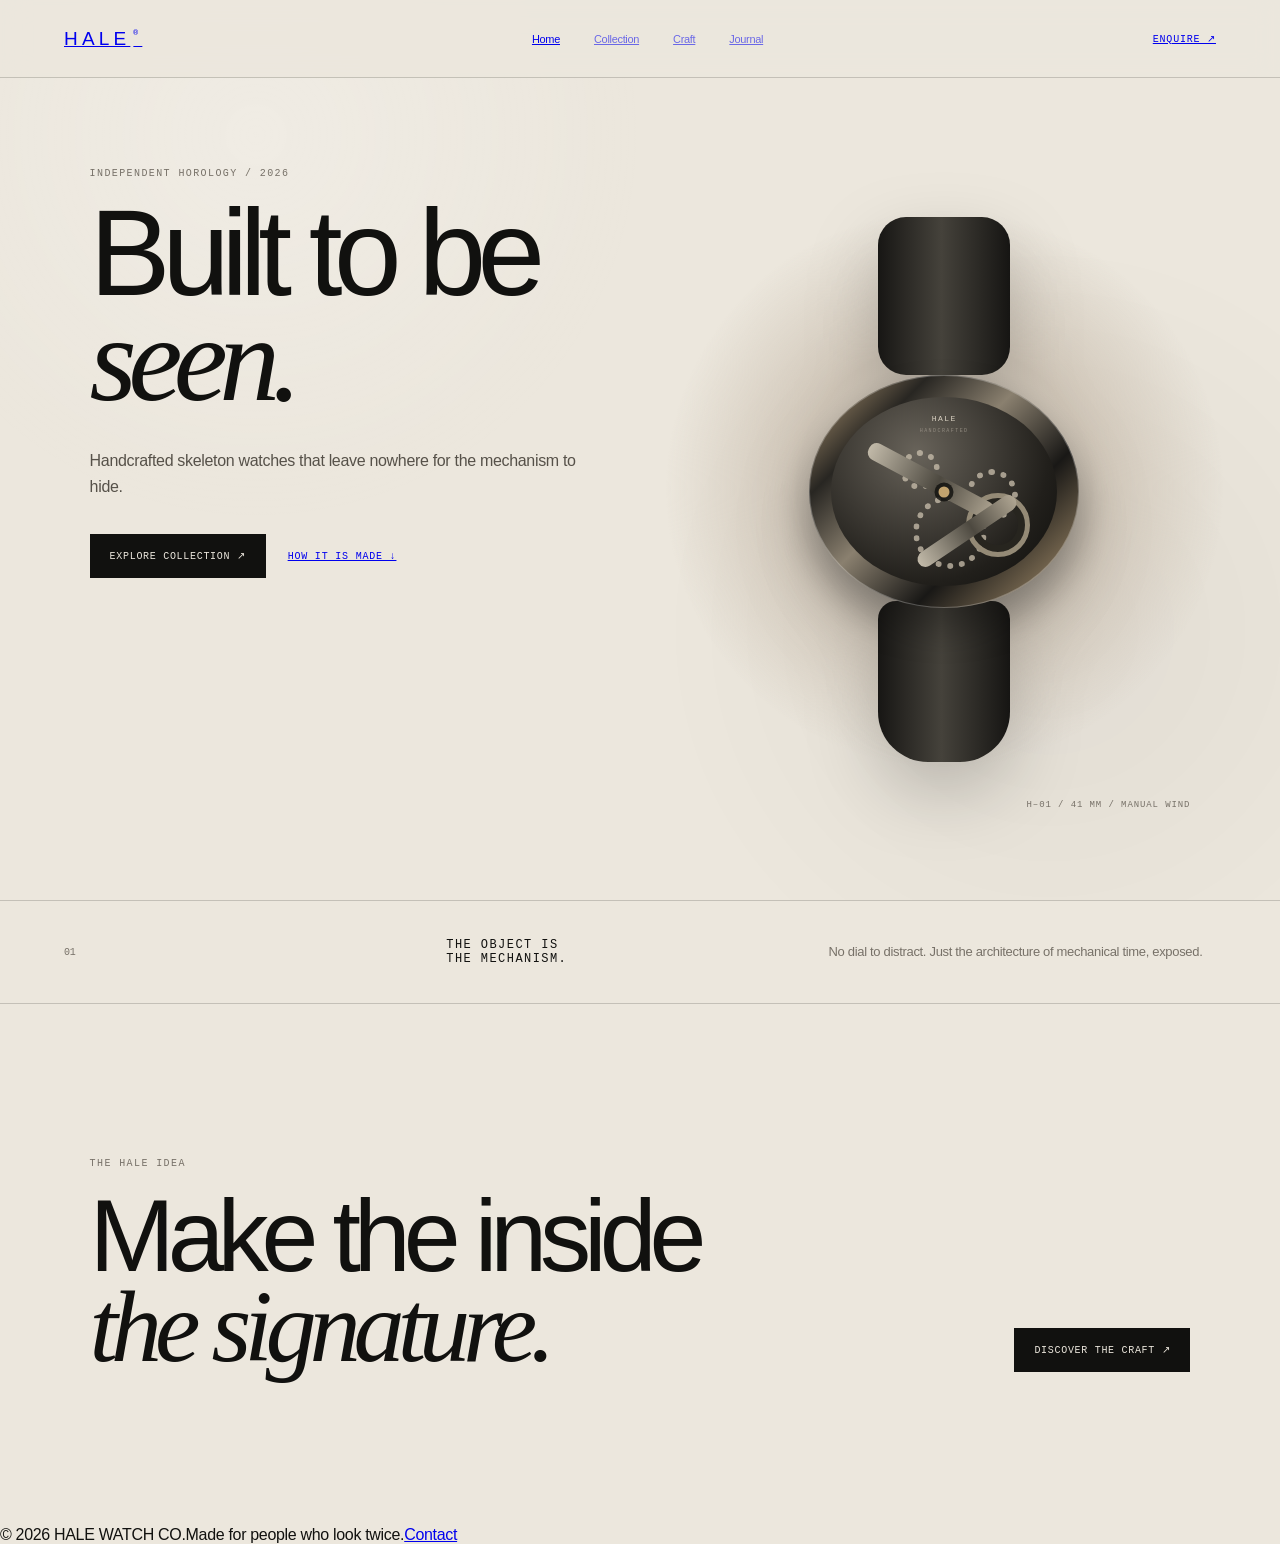
<file: index.html>
<!doctype html><html lang="en"><head><meta charset="utf-8"><meta name="viewport" content="width=device-width,initial-scale=1"><title>HALE — Handcrafted Skeleton Watches</title><link rel="stylesheet" href="styles.css"></head><body><header class="nav"><a class="logo" href="index.html">HALE<span>®</span></a><nav><a class="active" href="index.html">Home</a><a href="collection.html">Collection</a><a href="craft.html">Craft</a><a href="journal.html">Journal</a></nav><a href="contact.html" class="navlink">Enquire ↗</a></header><main><section class="hero"><div><p class="eyebrow">INDEPENDENT HOROLOGY / 2026</p><h1>Built to be<br><em>seen.</em></h1><p class="lead">Handcrafted skeleton watches that leave nowhere for the mechanism to hide.</p><div><a class="button" href="collection.html">Explore collection ↗</a><a class="quiet" href="craft.html">How it is made ↓</a></div></div><div class="watch-stage"><div class="glow"></div><div class="watch"><div class="strap top"></div><div class="case"><div class="mech"><i class="g a"></i><i class="g b"></i><i class="g c"></i><i class="balance"></i><i class="bridge x"></i><i class="bridge y"></i><i class="pin"></i></div><span class="watch-mark">HALE<small>HANDCRAFTED</small></span></div><div class="strap bottom"></div></div><small class="spec">H–01 / 41 MM / MANUAL WIND</small></div></section><section class="statement"><span>01</span><strong>THE OBJECT IS<br>THE MECHANISM.</strong><p>No dial to distract. Just the architecture of mechanical time, exposed.</p></section><section class="feature"><div><p class="eyebrow">THE HALE IDEA</p><h2>Make the inside<br><em>the signature.</em></h2></div><a class="button" href="craft.html">Discover the craft ↗</a></section></main><footer><span>© 2026 HALE WATCH CO.</span><span>Made for people who look twice.</span><a href="contact.html">Contact</a></footer></body></html>
</file>
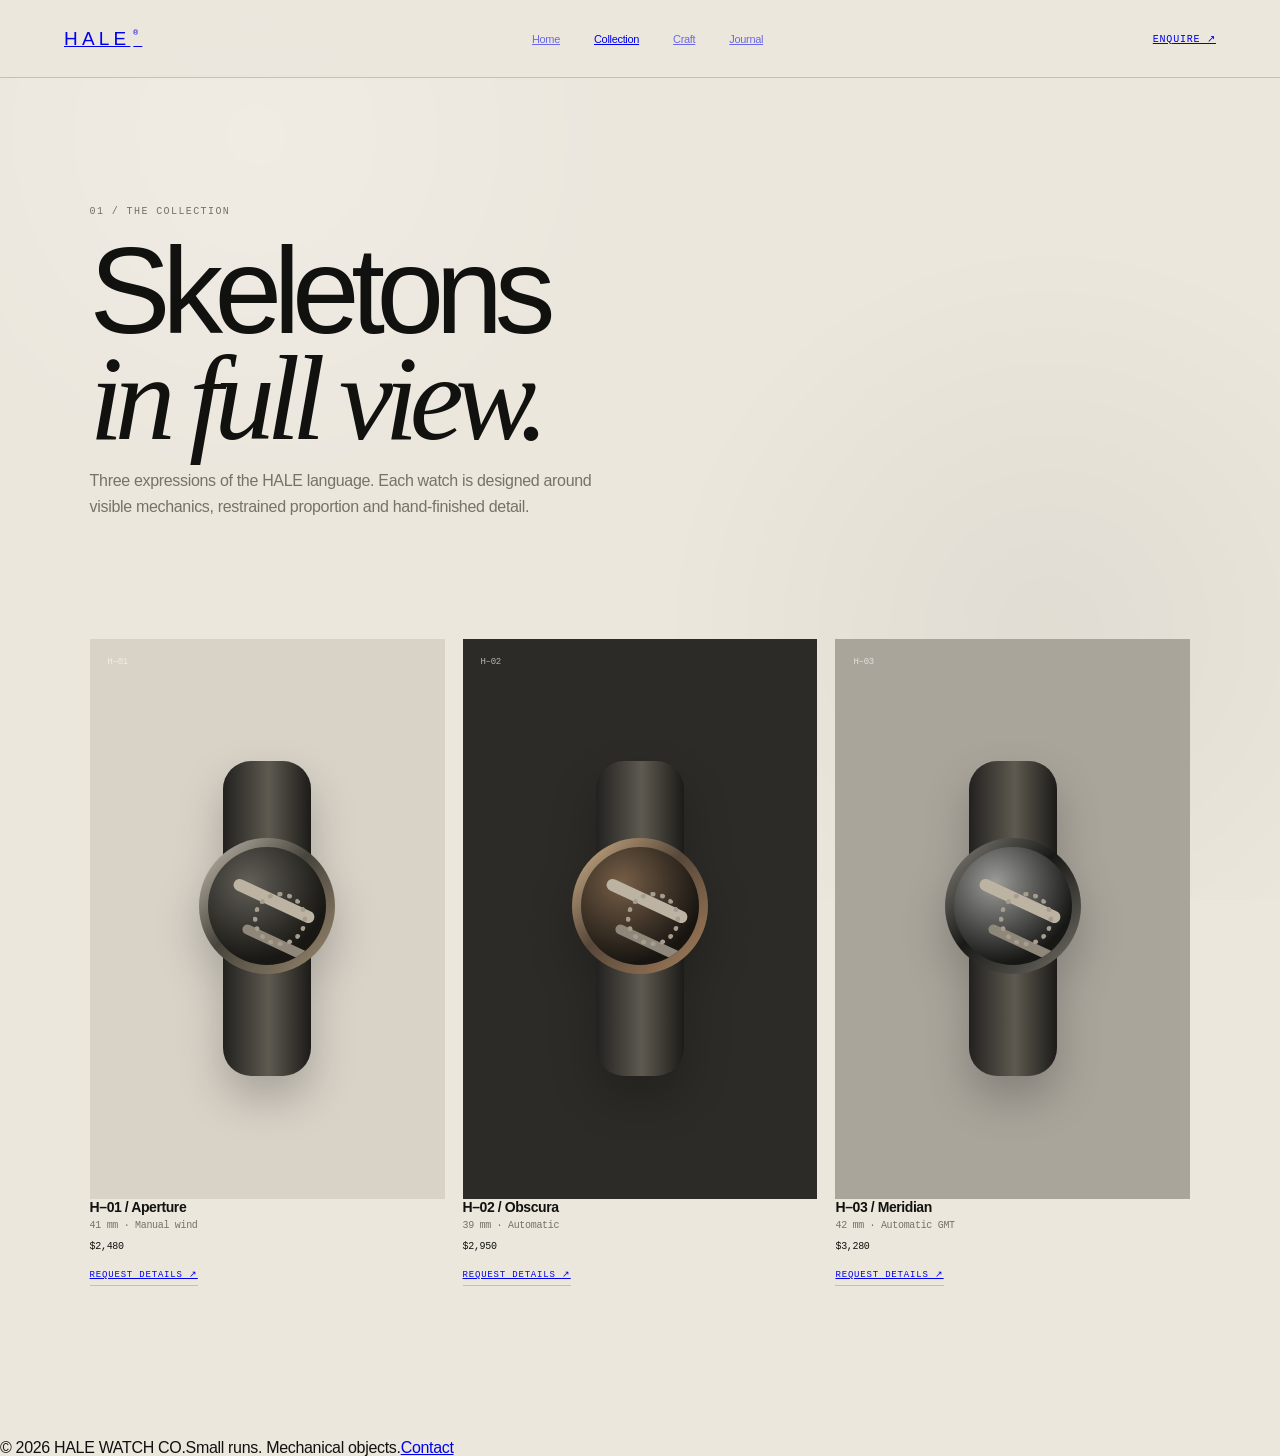
<file: collection.html>
<!doctype html><html lang="en"><head><meta charset="utf-8"><meta name="viewport" content="width=device-width,initial-scale=1"><title>Collection — HALE</title><link rel="stylesheet" href="styles.css"></head><body><header class="nav"><a class="logo" href="index.html">HALE<span>®</span></a><nav><a href="index.html">Home</a><a class="active" href="collection.html">Collection</a><a href="craft.html">Craft</a><a href="journal.html">Journal</a></nav><a href="contact.html" class="navlink">Enquire ↗</a></header><main><section class="intro"><p class="eyebrow">01 / THE COLLECTION</p><h1>Skeletons<br><em>in full view.</em></h1><p>Three expressions of the HALE language. Each watch is designed around visible mechanics, restrained proportion and hand-finished detail.</p></section><section class="grid watches"><article><div class="tile ivory"><div class="mini steel"><div class="mini-case"><div class="mini-mech"></div></div><div class="mini-strap"></div></div><b>H–01</b></div><h3>H–01 / Aperture</h3><p>41 mm · Manual wind</p><strong>$2,480</strong><a href="contact.html">Request details ↗</a></article><article><div class="tile charcoal"><div class="mini bronze"><div class="mini-case"><div class="mini-mech warm"></div></div><div class="mini-strap dark"></div></div><b>H–02</b></div><h3>H–02 / Obscura</h3><p>39 mm · Automatic</p><strong>$2,950</strong><a href="contact.html">Request details ↗</a></article><article><div class="tile stone"><div class="mini black"><div class="mini-case"><div class="mini-mech silver"></div></div><div class="mini-strap dark"></div></div><b>H–03</b></div><h3>H–03 / Meridian</h3><p>42 mm · Automatic GMT</p><strong>$3,280</strong><a href="contact.html">Request details ↗</a></article></section></main><footer><span>© 2026 HALE WATCH CO.</span><span>Small runs. Mechanical objects.</span><a href="contact.html">Contact</a></footer></body></html>
</file>
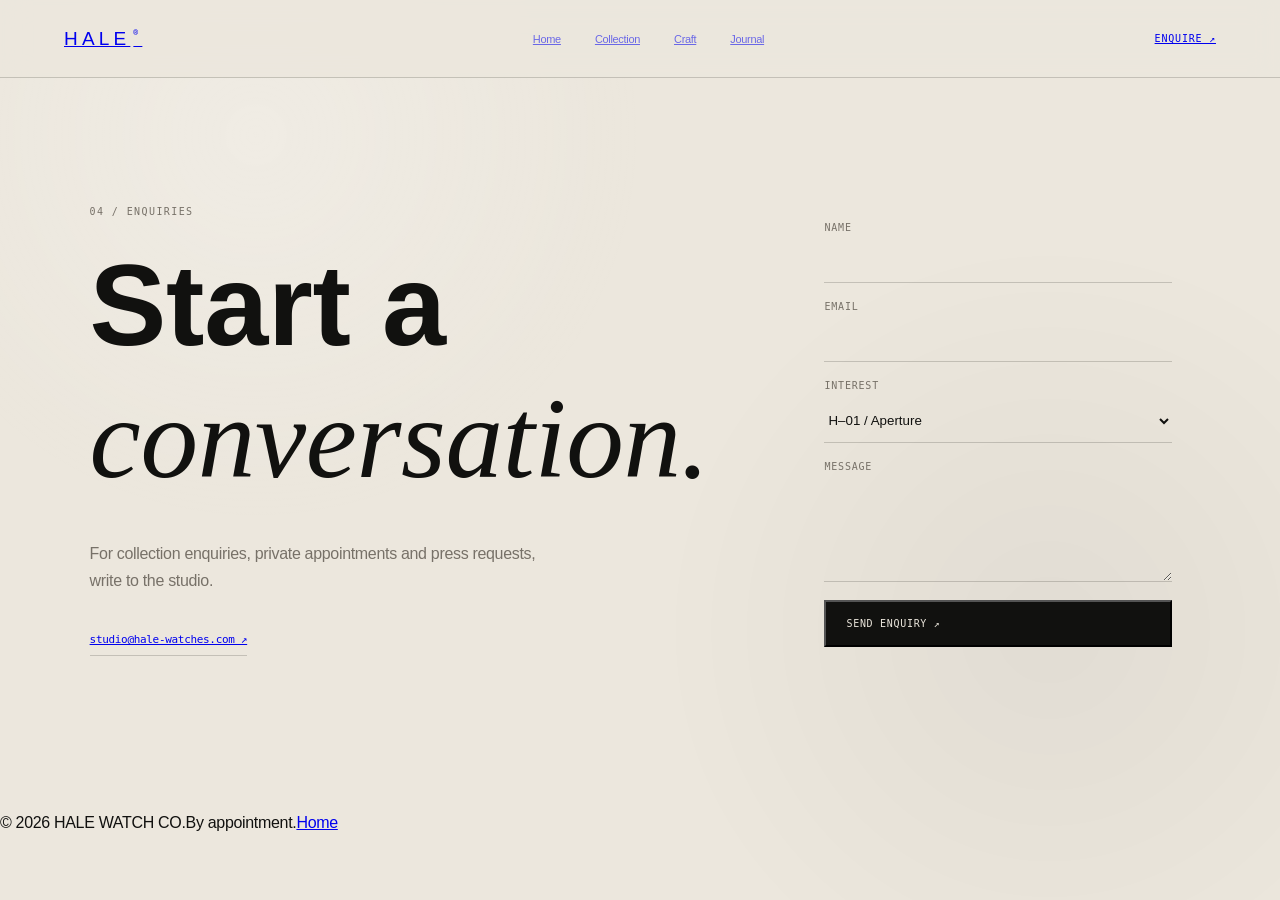
<file: contact.html>
<!doctype html><html lang="en"><head><meta charset="utf-8"><meta name="viewport" content="width=device-width,initial-scale=1"><title>Contact — HALE</title><link rel="stylesheet" href="styles.css"></head><body><header class="nav"><a class="logo" href="index.html">HALE<span>®</span></a><nav><a href="index.html">Home</a><a href="collection.html">Collection</a><a href="craft.html">Craft</a><a href="journal.html">Journal</a></nav><a href="contact.html" class="navlink active-link">Enquire ↗</a></header><main><section class="contact"><div><p class="eyebrow">04 / ENQUIRIES</p><h1>Start a<br><em>conversation.</em></h1><p>For collection enquiries, private appointments and press requests, write to the studio.</p><a href="mailto:studio@hale-watches.com">studio@hale-watches.com ↗</a></div><form><label>Name<input required></label><label>Email<input required type="email"></label><label>Interest<select><option>H–01 / Aperture</option><option>H–02 / Obscura</option><option>H–03 / Meridian</option><option>General enquiry</option></select></label><label>Message<textarea rows="5"></textarea></label><button class="button" type="submit">Send enquiry ↗</button></form></section></main><footer><span>© 2026 HALE WATCH CO.</span><span>By appointment.</span><a href="index.html">Home</a></footer><script src="app.js"></script></body></html>
</file>
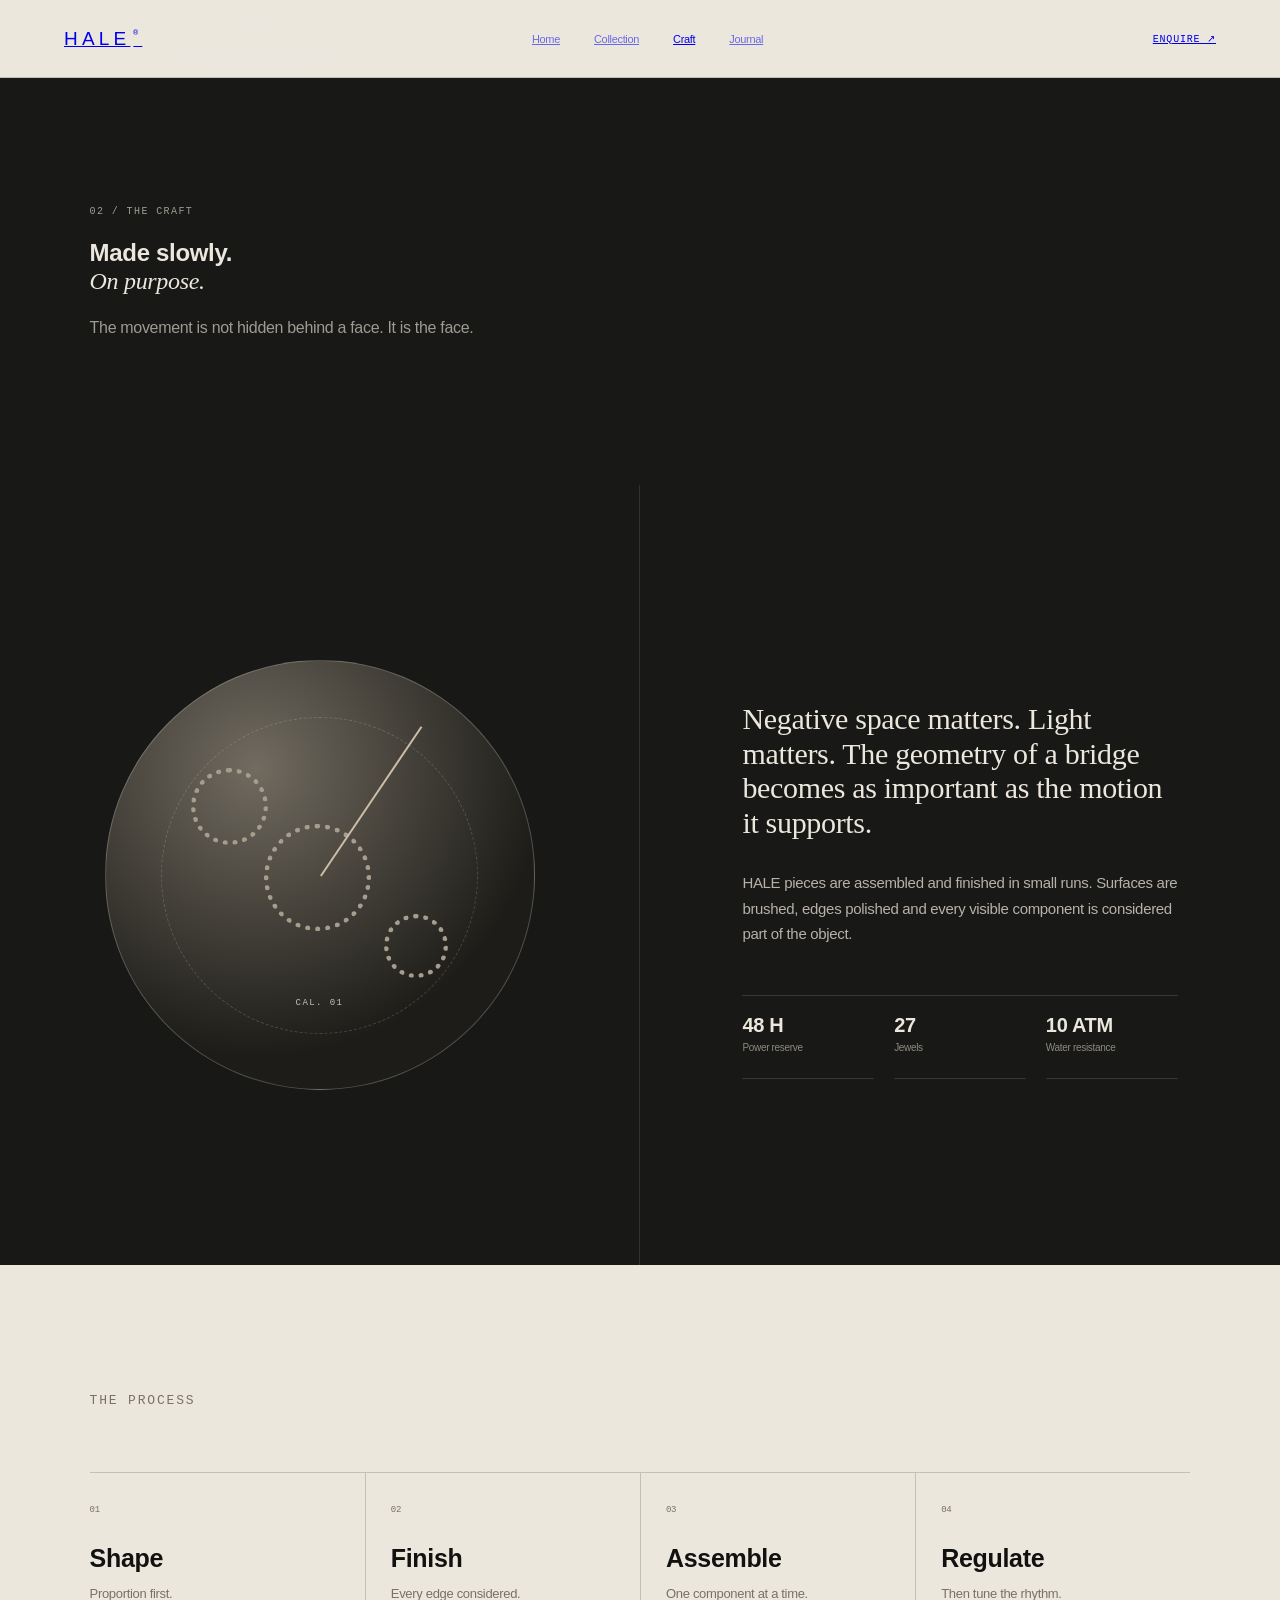
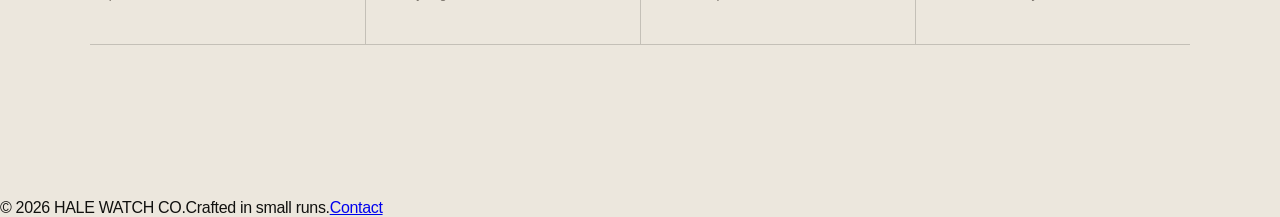
<file: craft.html>
<!doctype html><html lang="en"><head><meta charset="utf-8"><meta name="viewport" content="width=device-width,initial-scale=1"><title>Craft — HALE</title><link rel="stylesheet" href="styles.css"></head><body><header class="nav"><a class="logo" href="index.html">HALE<span>®</span></a><nav><a href="index.html">Home</a><a href="collection.html">Collection</a><a class="active" href="craft.html">Craft</a><a href="journal.html">Journal</a></nav><a href="contact.html" class="navlink">Enquire ↗</a></header><main><section class="darkintro"><p class="eyebrow">02 / THE CRAFT</p><h1>Made slowly.<br><em>On purpose.</em></h1><p>The movement is not hidden behind a face. It is the face.</p></section><section class="craftgrid"><div class="diagram"><div class="diagram-circle"><i class="gear one"></i><i class="gear two"></i><i class="gear three"></i><i class="hand"></i><span>CAL. 01</span></div></div><div class="copy"><p class="big">Negative space matters. Light matters. The geometry of a bridge becomes as important as the motion it supports.</p><p>HALE pieces are assembled and finished in small runs. Surfaces are brushed, edges polished and every visible component is considered part of the object.</p><div class="facts"><div><b>48 H</b><small>Power reserve</small></div><div><b>27</b><small>Jewels</small></div><div><b>10 ATM</b><small>Water resistance</small></div></div></div></section><section class="process"><p class="eyebrow">THE PROCESS</p><div><article><span>01</span><h3>Shape</h3><p>Proportion first.</p></article><article><span>02</span><h3>Finish</h3><p>Every edge considered.</p></article><article><span>03</span><h3>Assemble</h3><p>One component at a time.</p></article><article><span>04</span><h3>Regulate</h3><p>Then tune the rhythm.</p></article></div></section></main><footer><span>© 2026 HALE WATCH CO.</span><span>Crafted in small runs.</span><a href="contact.html">Contact</a></footer></body></html>
</file>
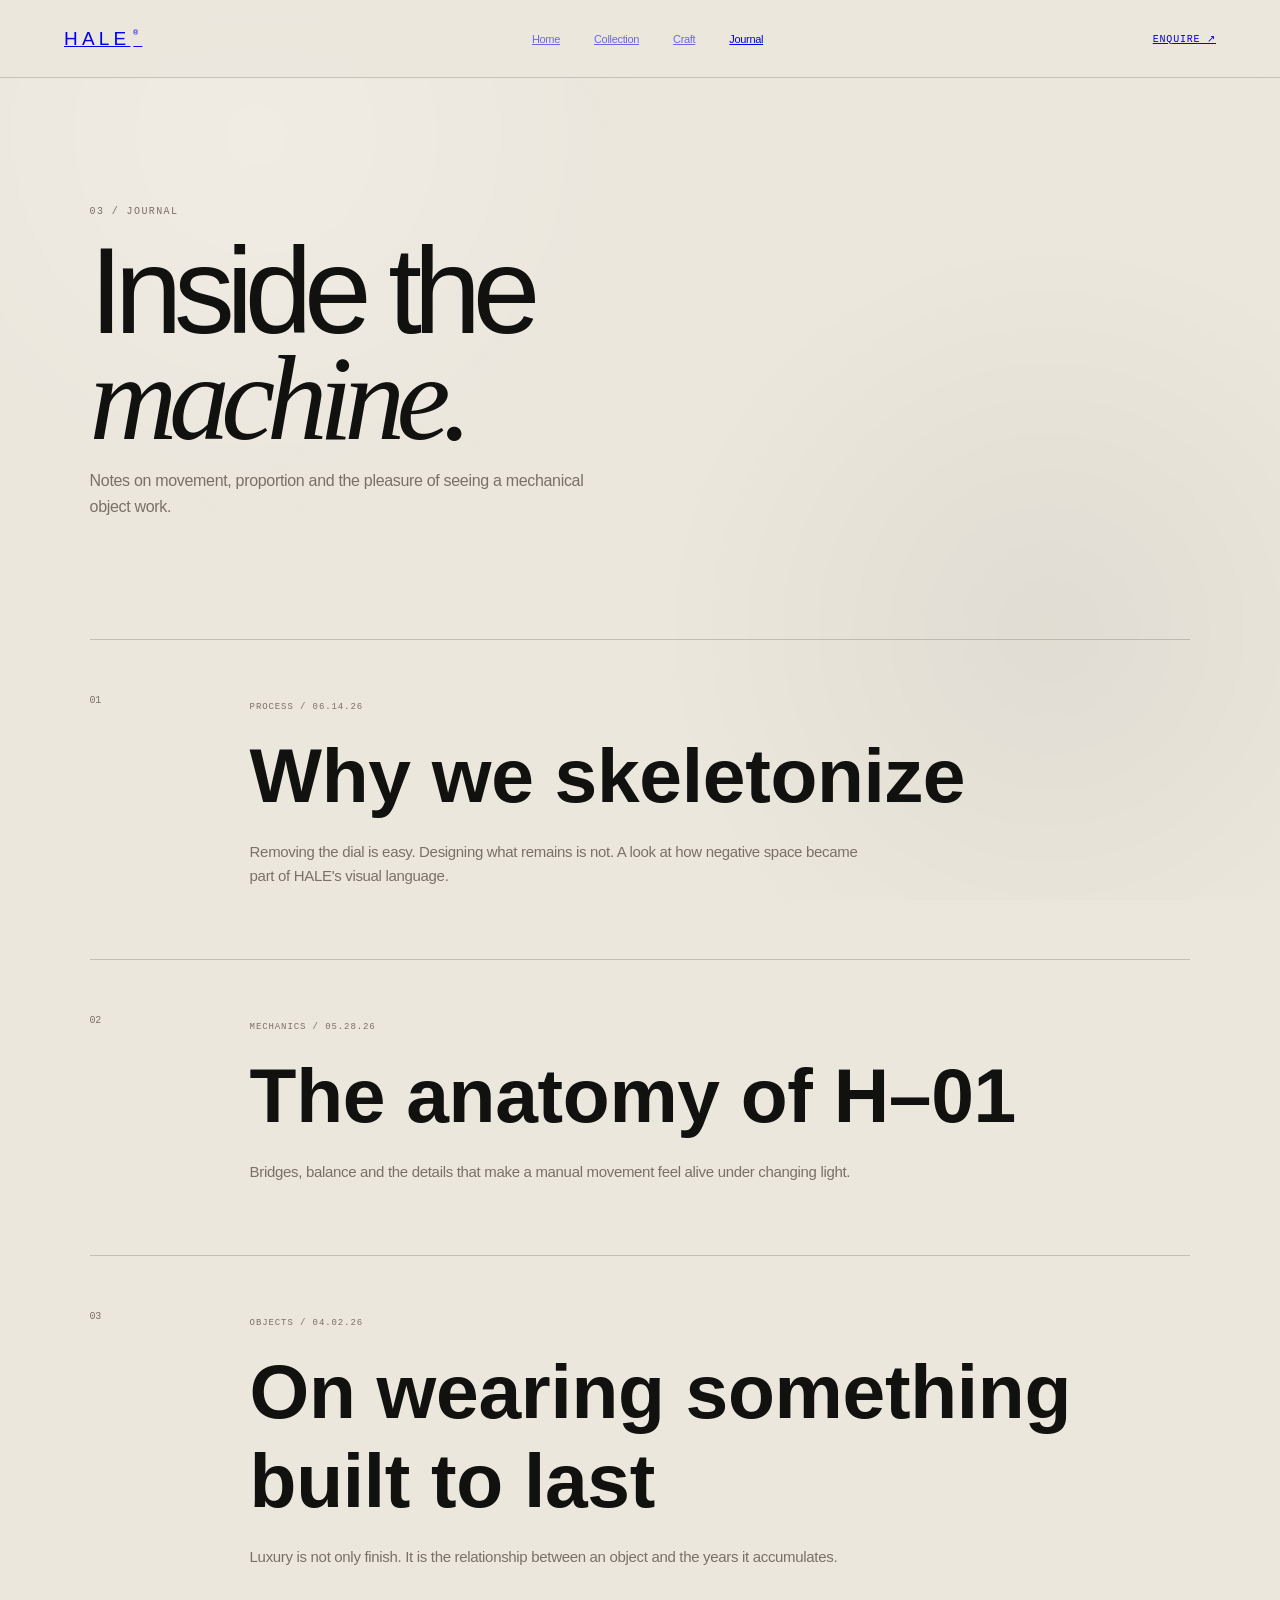
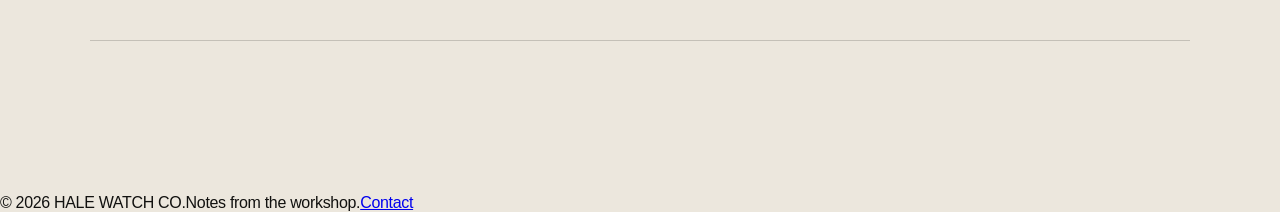
<file: journal.html>
<!doctype html><html lang="en"><head><meta charset="utf-8"><meta name="viewport" content="width=device-width,initial-scale=1"><title>Journal — HALE</title><link rel="stylesheet" href="styles.css"></head><body><header class="nav"><a class="logo" href="index.html">HALE<span>®</span></a><nav><a href="index.html">Home</a><a href="collection.html">Collection</a><a href="craft.html">Craft</a><a class="active" href="journal.html">Journal</a></nav><a href="contact.html" class="navlink">Enquire ↗</a></header><main><section class="intro"><p class="eyebrow">03 / JOURNAL</p><h1>Inside the<br><em>machine.</em></h1><p>Notes on movement, proportion and the pleasure of seeing a mechanical object work.</p></section><section class="entries"><article><span>01</span><div><small>PROCESS / 06.14.26</small><h2>Why we skeletonize</h2><p>Removing the dial is easy. Designing what remains is not. A look at how negative space became part of HALE's visual language.</p></div></article><article><span>02</span><div><small>MECHANICS / 05.28.26</small><h2>The anatomy of H–01</h2><p>Bridges, balance and the details that make a manual movement feel alive under changing light.</p></div></article><article><span>03</span><div><small>OBJECTS / 04.02.26</small><h2>On wearing something built to last</h2><p>Luxury is not only finish. It is the relationship between an object and the years it accumulates.</p></div></article></section></main><footer><span>© 2026 HALE WATCH CO.</span><span>Notes from the workshop.</span><a href="contact.html">Contact</a></footer></body></html>
</file>
<file: styles.css>
:root{--ink:#11110f;--paper:#ece7dd;--muted:#777168;--line:rgba(17,17,15,.18);--dark:#181816;--serif:"Playfair Display",Georgia,serif;--sans:"Manrope",Arial,sans-serif;--mono:"DM Mono",monospace}*{box-sizing:border-box}html{scroll-behavior:smooth}body{margin:0;background:var(--paper);color:var(--ink);font-family:var(--sans);letter-spacing:-.02em}body:before{content:"";position:fixed;inset:0;pointer-events:none;background:radial-gradient(circle at 20% 15%,rgba(255,255,255,.22),transparent 30%),radial-gradient(circle at 82% 70%,rgba(0,0,0,.045),transparent 32%);z-index:-2}.nav{position:sticky;top:0;z-index:30;height:78px;padding:0 5vw;display:flex;align-items:center;justify-content:space-between;border-bottom:1px solid var(--line);background:rgba(236,231,221,.9);backdrop-filter:blur(14px)}.logo{font-size:19px;letter-spacing:.22em}.logo span{font:8px var(--mono);vertical-align:top;margin-left:3px}.nav nav{display:flex;gap:34px;font-size:11px}.nav nav a{opacity:.55}.nav nav a:hover,.nav nav a.active{opacity:1}.navlink,.quiet{font:10px var(--mono);text-transform:uppercase;letter-spacing:.08em}.navlink{white-space:nowrap}.hero{min-height:calc(100vh - 78px);display:grid;grid-template-columns:1.05fr .95fr;padding:7vw;gap:5vw}.hero-copy{align-self:center;max-width:650px}.eyebrow{font:10px var(--mono);letter-spacing:.14em;text-transform:uppercase;color:var(--muted);margin:0 0 22px}.hero h1,.intro h1{font-size:clamp(68px,9.5vw,145px);line-height:.87;letter-spacing:-.07em;font-weight:500;margin:0}.hero h1 em,.intro h1 em,.feature h2 em,.darkintro h1 em,.contact h1 em{font-family:var(--serif);font-weight:500}.lead{max-width:490px;margin:35px 0;font-size:16px;line-height:1.6;color:#565149}.button{display:inline-flex;align-items:center;gap:18px;background:var(--ink);color:var(--paper);padding:16px 20px;font:10px var(--mono);text-transform:uppercase;letter-spacing:.07em;text-decoration:none}.quiet{display:inline-block;margin-left:22px}.watch-stage{position:relative;display:grid;place-items:center;min-height:560px}.glow{position:absolute;width:min(44vw,600px);height:min(44vw,600px);border-radius:50%;background:radial-gradient(circle,#d9d0c2 0,#d0c6b8 37%,transparent 70%)}.watch{width:310px;height:545px;display:flex;align-items:center;flex-direction:column;animation:float 8s ease-in-out infinite;filter:drop-shadow(0 28px 35px rgba(0,0,0,.2));position:relative}.strap{width:132px;background:linear-gradient(90deg,#171614,#45423b 48%,#161513);border-radius:28px}.strap.top{height:188px}.strap.bottom{height:190px;margin-top:-7px;border-radius:18px 18px 50px 50px}.case{position:relative;width:270px;height:270px;padding:14px;border-radius:50%;z-index:2;background:linear-gradient(135deg,#bca27c,#282622 24%,#8a806f 44%,#191816 67%,#b59c76);box-shadow:inset 0 0 0 1px rgba(255,255,255,.25),0 20px 35px rgba(0,0,0,.28)}.mech{position:absolute;inset:22px;border-radius:50%;overflow:hidden;background:radial-gradient(circle at 38% 29%,#68635a,#211f1b 68%,#0d0d0b)}.bridge{position:absolute;background:linear-gradient(90deg,#c2baa9,#4d4940 55%,#b0a693);height:18px;border-radius:8px}.bridge.x{width:140px;left:30px;top:75px;transform:rotate(28deg)}.bridge.y{width:116px;left:78px;top:126px;transform:rotate(-34deg);height:16px}.g{position:absolute;border:6px dotted rgba(201,191,173,.76);border-radius:50%}.g.a{width:74px;height:74px;left:82px;top:98px}.g.b{width:52px;height:52px;left:135px;top:72px}.g.c{width:40px;height:40px;left:69px;top:53px}.balance{position:absolute;width:64px;height:64px;right:27px;bottom:29px;border:5px solid #948a76;border-radius:50%;box-shadow:inset 0 0 0 7px #27251f}.pin{position:absolute;width:11px;height:11px;left:50%;top:50%;transform:translate(-50%,-50%);background:#c2a36e;border-radius:50%;box-shadow:0 0 0 4px rgba(15,15,13,.8)}.watch-mark{position:absolute;top:39px;left:0;right:0;text-align:center;font:8px var(--mono);letter-spacing:.18em;color:#d9d1c2;z-index:2}.watch-mark small{display:block;font-size:5px;margin-top:5px;color:#928b80}.spec{position:absolute;bottom:0;right:0;font:9px var(--mono);letter-spacing:.1em;color:var(--muted)}@keyframes float{0%,100%{transform:translateY(0) rotate(-2deg)}50%{transform:translateY(-13px) rotate(2deg)}}.statement{display:grid;grid-template-columns:1fr 1fr 1.1fr;gap:30px;padding:28px 5vw;border-block:1px solid var(--line);align-items:center}.statement span{font:10px var(--mono);color:var(--muted)}.statement strong{font:12px var(--mono);letter-spacing:.12em}.statement p{font-size:13px;line-height:1.55;color:var(--muted);max-width:400px}.feature{display:flex;align-items:end;justify-content:space-between;padding:12vw 7vw}.feature h2{font-size:clamp(60px,8vw,120px);line-height:.88;font-weight:500;margin:0;letter-spacing:-.07em}.intro{padding:10vw 7vw 8vw;max-width:950px}.intro>p:last-child,.darkintro>p:last-child{max-width:520px;font-size:16px;line-height:1.65;color:var(--muted)}.darkintro{padding:10vw 7vw;background:var(--dark);color:var(--paper)}.darkintro .eyebrow,.darkintro>p:last-child{color:#9f9a92}.grid{display:grid}.watches{grid-template-columns:repeat(3,1fr);gap:18px;padding:0 7vw 12vw}.tile{height:560px;position:relative;display:grid;place-items:center;overflow:hidden}.tile.ivory{background:#d8d2c7}.tile.charcoal{background:#2c2b27}.tile.stone{background:#aaa59b}.tile>b{position:absolute;top:18px;left:18px;font:9px var(--mono);color:rgba(255,255,255,.65)}.mini{position:relative;width:170px;height:315px;filter:drop-shadow(0 22px 22px rgba(0,0,0,.22))}.mini-strap{position:absolute;z-index:-1;left:41px;top:0;width:88px;height:315px;border-radius:28px;background:linear-gradient(90deg,#22211f,#5e5a50 52%,#1c1b18)}.mini-case{position:absolute;left:17px;top:77px;width:136px;height:136px;border-radius:50%;padding:9px;background:linear-gradient(135deg,#c9c1b3,#47443c 46%,#9d8b70)}.mini-mech{height:100%;width:100%;border-radius:50%;position:relative;background:radial-gradient(circle at 35% 30%,#625f58,#181713 70%);overflow:hidden}.mini-mech:before{content:"";position:absolute;left:22px;top:48px;width:88px;height:12px;border-radius:8px;transform:rotate(25deg);background:#bdb3a2;box-shadow:26px 37px 0 -1px #8f877a}.mini-mech:after{content:"";position:absolute;width:44px;height:44px;left:45px;top:45px;border:5px dotted #a69d8e;border-radius:50%}.bronze .mini-case{background:linear-gradient(135deg,#d4b48b,#57483a 46%,#a7805c)}.black .mini-case{background:linear-gradient(135deg,#8a877e,#191917 46%,#77736a)}.warm{background:radial-gradient(circle at 35% 30%,#765e47,#181511 72%)}.silver{background:radial-gradient(circle at 35% 30%,#9b9c98,#171716 72%)}.card-meta{display:flex;justify-content:space-between;gap:20px;padding:18px 2px 10px}.card-meta h3,.watches article h3{font-size:14px;margin:0 0 5px;letter-spacing:-.03em}.card-meta p,.watches article>p,.card-meta>span,.watches article>strong{font:10px var(--mono);color:var(--muted);margin:0}.watches article>strong{display:block;margin-top:10px;color:var(--ink)}.watches article>a{display:inline-block;margin-top:17px;font:9px var(--mono);letter-spacing:.09em;text-transform:uppercase;border-bottom:1px solid var(--line);padding-bottom:5px}.craftgrid{display:grid;grid-template-columns:1fr 1fr;background:var(--dark);color:var(--paper);min-height:780px}.diagram{display:grid;place-items:center;padding:8vw;border-right:1px solid rgba(236,231,221,.12)}.diagram-circle{position:relative;width:min(35vw,430px);height:min(35vw,430px);border-radius:50%;border:1px solid rgba(236,231,221,.25);background:radial-gradient(circle at 35% 25%,#716b60,#1d1c18 68%)}.diagram-circle:before{content:"";position:absolute;inset:13%;border:1px dashed rgba(236,231,221,.2);border-radius:50%}.gear{position:absolute;border:5px dotted #a79d8c;border-radius:50%}.gear.one{width:25%;height:25%;left:37%;top:38%}.gear.two{width:18%;height:18%;left:20%;top:25%}.gear.three{width:15%;height:15%;right:20%;bottom:26%}.hand{position:absolute;width:2px;height:42%;left:50%;bottom:50%;background:#cbbda7;transform-origin:50% 100%;transform:rotate(34deg)}.diagram-circle span{position:absolute;left:50%;bottom:19%;transform:translateX(-50%);font:9px var(--mono);letter-spacing:.16em;color:#c9c0b3}.copy{align-self:center;padding:10vw 8vw;max-width:700px}.copy .big{font-family:var(--serif);font-size:30px;line-height:1.15}.copy p:not(.big){font-size:15px;line-height:1.7;color:#b7b1a9;max-width:560px}.facts{display:grid;grid-template-columns:repeat(3,1fr);gap:20px;margin-top:48px;border-top:1px solid rgba(236,231,221,.15)}.facts div{padding-top:18px;border-bottom:1px solid rgba(236,231,221,.15);padding-bottom:25px}.facts b{font-size:20px}.facts small{display:block;color:#8e8981;font-size:10px;margin-top:5px}.process{padding:10vw 7vw 12vw}.process>div{display:grid;grid-template-columns:repeat(4,1fr);border-top:1px solid var(--line);margin-top:5vw}.process article{padding:25px 25px 30px 0;border-bottom:1px solid var(--line)}.process article+article{border-left:1px solid var(--line);padding-left:25px}.process span{font:9px var(--mono);color:var(--muted)}.process h3{font-size:25px;margin:28px 0 9px}.process p{font-size:13px;color:var(--muted)}.entries{padding:0 7vw 12vw}.entries article{display:grid;grid-template-columns:120px 1fr;gap:40px;padding:55px 0;border-top:1px solid var(--line)}.entries article:last-child{border-bottom:1px solid var(--line)}.entries article>span{font:10px var(--mono);color:var(--muted)}.entries small{font:9px var(--mono);letter-spacing:.1em;color:var(--muted)}.entries h2{font-size:clamp(44px,6vw,80px);margin:18px 0 20px}.entries article p{max-width:620px;color:var(--muted);font-size:15px;line-height:1.65}.contact{display:grid;grid-template-columns:1fr .95fr;gap:9vw;padding:10vw 7vw 13vw}.contact h1{font-size:clamp(68px,9vw,130px);margin:0}.contact>div>p:not(.eyebrow){max-width:470px;color:var(--muted);line-height:1.7;margin:35px 0}.contact>div>a{font:11px var(--mono);border-bottom:1px solid var(--line);padding-bottom:9px}.contact form{display:grid;gap:18px;align-self:end}.contact label{font:10px var(--mono);letter-spacing:.08em;color:var(--muted);text-transform:uppercase}.contact input,.contact textarea,.contact select{display:block;width:100%;margin-top:8px;padding:13px 0;border:0;border-bottom:1px solid var(--line);background:transparent;outline:none;color:var(--ink)}.footer{border-top:1px solid var(--line);padding:22px 5vw;display:flex;justify-content:space-between;gap:20px;font:9px var(--mono);letter-spacing:.08em;color:var(--muted)}@media(max-width:900px){.site-nav nav{gap:16px}.hero,.craftgrid,.contact{grid-template-columns:1fr}.hero{padding-top:13vw}.hero-product{min-height:560px}.product-glow{width:80vw;height:80vw}.statement{grid-template-columns:1fr 1fr}.statement p{grid-column:1/-1}.watches{grid-template-columns:1fr}.tile{height:510px}.diagram{border-right:0;border-bottom:1px solid rgba(236,231,221,.12);min-height:560px}.diagram-circle{width:62vw;height:62vw}.process>div{grid-template-columns:1fr 1fr}.process article:nth-child(3){border-left:0;padding-left:0}.contact form{margin-top:20px}.footer{flex-wrap:wrap}.footer span:nth-child(2){display:none}}@media(max-width:560px){.site-nav{padding:0 20px}.site-nav nav{display:none}.navlink{display:none}.hero{padding:18vw 20px 14vw}.hero h1,.intro h1{font-size:72px}.lead{font-size:15px}.hero-actions{display:flex;flex-direction:column;align-items:flex-start}.quiet{margin-left:0}.hero-watch{transform:scale(.82)}.spec{position:relative;bottom:auto;right:auto;margin-top:20px;text-align:center}.statement{grid-template-columns:1fr;padding:24px 20px}.statement p{grid-column:auto}.feature,.intro,.process,.contact{padding-left:20px;padding-right:20px}.feature{display:block}.feature .button{margin-top:35px}.intro{padding-top:20vw;padding-bottom:18vw}.watches{padding:0 20px 20vw}.craftgrid{padding:0 0}.diagram{padding:60px 20px}.diagram-circle{width:82vw;height:82vw}.copy{padding:18vw 20px}.facts{grid-template-columns:1fr 1fr}.facts div:last-child{grid-column:1/-1}.process>div{grid-template-columns:1fr}.process article+article{border-left:0;padding-left:0}.entries{padding:0 20px 20vw}.entries article{grid-template-columns:1fr;gap:15px;padding:42px 0}.entries h2{font-size:53px}.contact{gap:60px;padding-top:20vw;padding-bottom:20vw}.contact h1{font-size:72px}.footer{padding:20px}}
</file>
